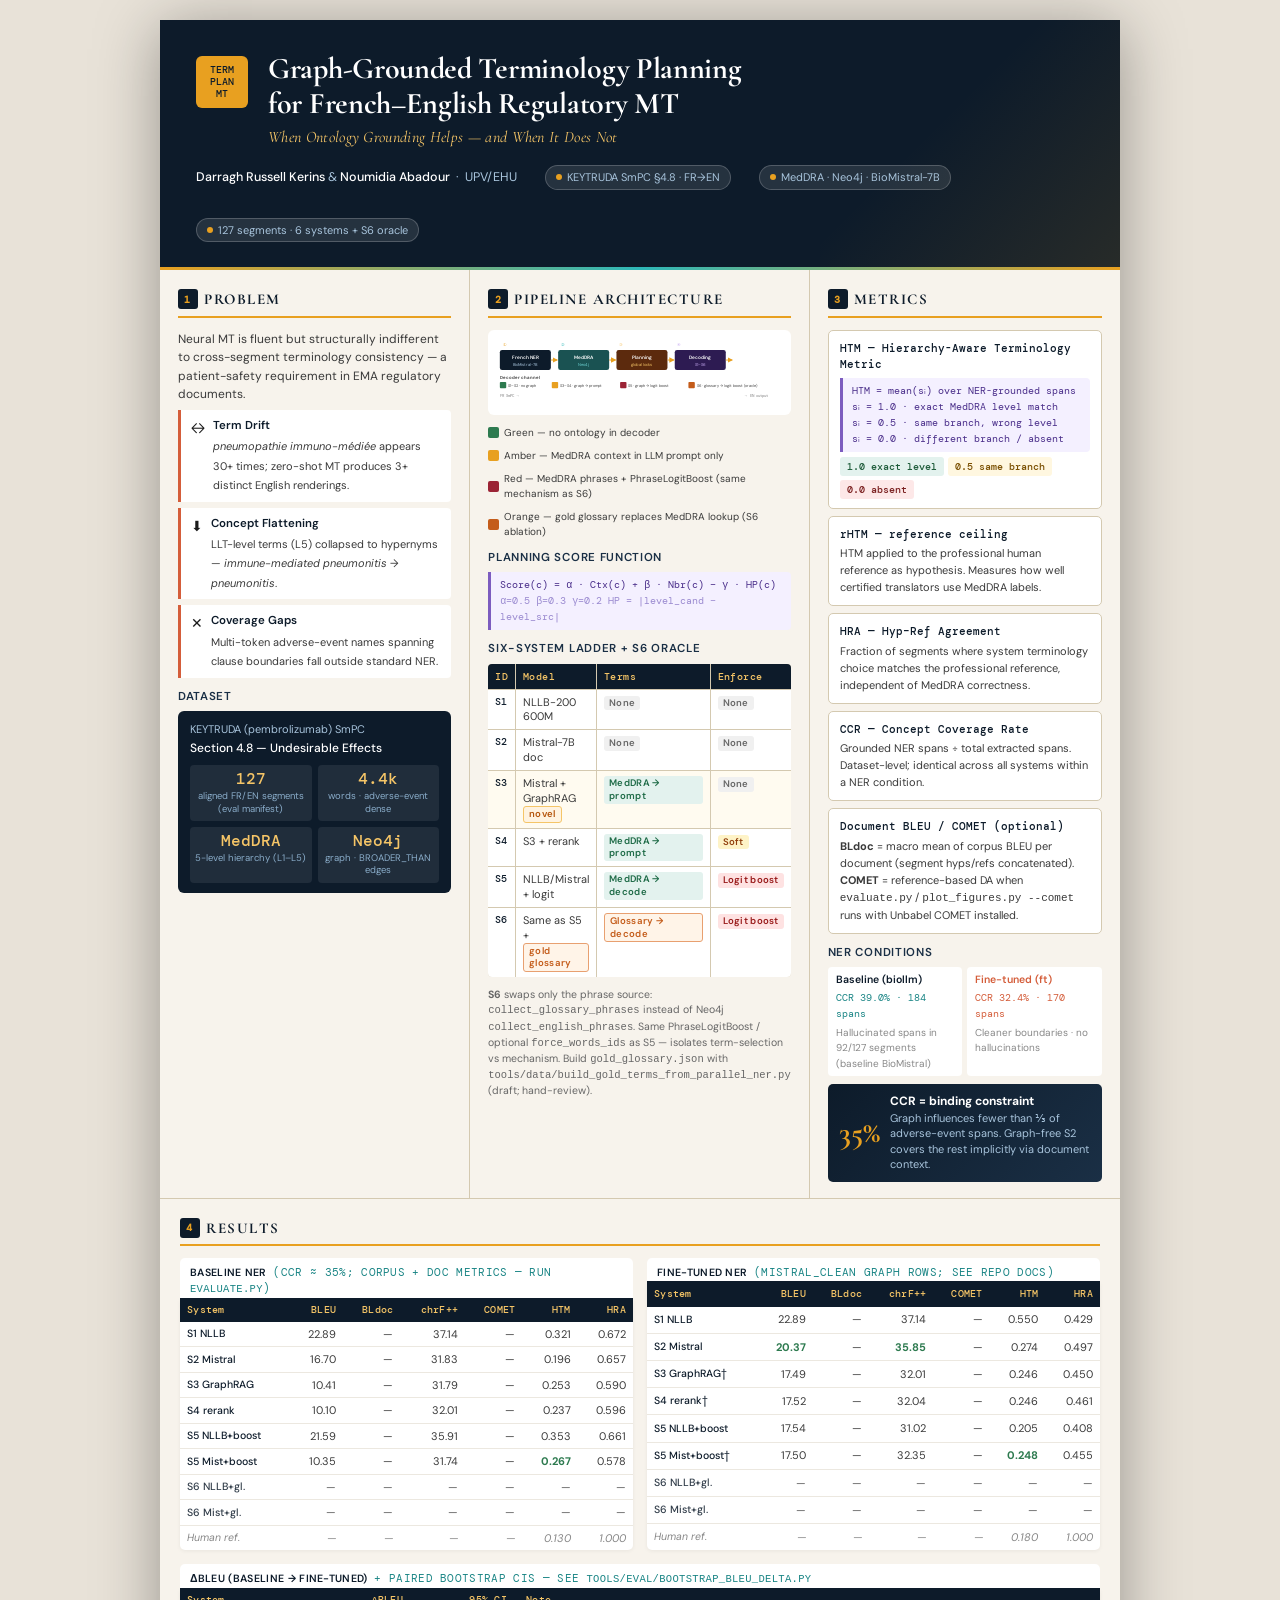
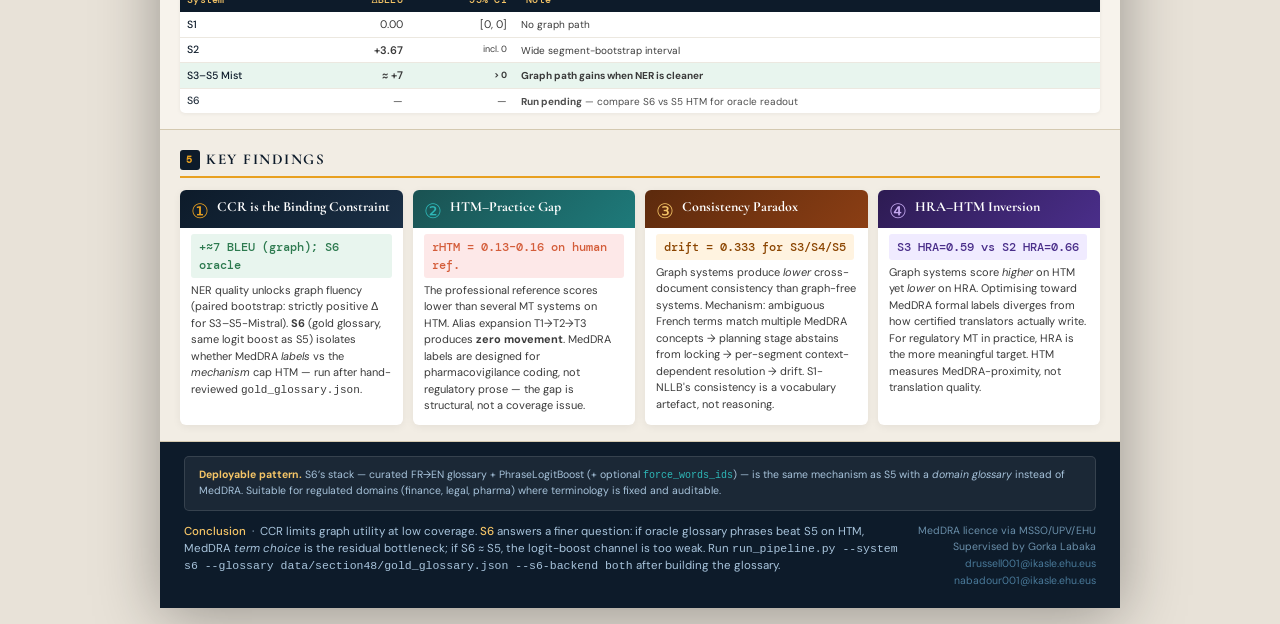
<file: docs/termplanmt_poster.html>
<!DOCTYPE html>
<html lang="en">
<head>
<meta charset="UTF-8">
<meta name="viewport" content="width=device-width, initial-scale=1.0">
<title>TermPlanMT Poster</title>
<link href="https://fonts.googleapis.com/css2?family=Cormorant+Garamond:wght@400;500;600;700&family=DM+Sans:wght@300;400;500;600&family=DM+Mono:wght@400;500&display=swap" rel="stylesheet">
<style>
  :root {
    --navy: #0d1b2a;
    --navy-mid: #1a2f45;
    --navy-light: #253d55;
    --amber: #e8a020;
    --amber-light: #f5c567;
    --amber-pale: #fdf3dc;
    --cream: #f7f3ec;
    --white: #ffffff;
    --teal: #1a8585;
    --teal-light: #2eb8b8;
    --coral: #d45d3a;
    --green: #2d7a4f;
    --orange: #c45c1a;
    --orange-pale: #fff4e8;
    --red-decode: #9b2335;
    --text: #1a1a1a;
    --text-mid: #3a3a3a;
    --border: #d4c9b0;
  }

  * { box-sizing: border-box; margin: 0; padding: 0; }

  body {
    font-family: 'DM Sans', sans-serif;
    background: #e8e2d8;
    color: var(--text);
    font-size: 13px;
    line-height: 1.5;
  }

  .poster {
    width: 960px;
    margin: 20px auto;
    background: var(--cream);
    box-shadow: 0 8px 60px rgba(0,0,0,0.35);
  }

  /* ── HEADER ── */
  .header {
    background: var(--navy);
    padding: 32px 36px 28px;
    position: relative;
    overflow: hidden;
  }

  .header::before {
    content: '';
    position: absolute;
    top: 0; right: 0;
    width: 300px; height: 100%;
    background: linear-gradient(135deg, transparent 40%, rgba(232,160,32,0.12) 100%);
  }

  .header::after {
    content: '';
    position: absolute;
    bottom: 0; left: 0; right: 0;
    height: 3px;
    background: linear-gradient(90deg, var(--amber), var(--teal-light), var(--amber));
  }

  .header-top {
    display: flex;
    align-items: flex-start;
    gap: 20px;
    margin-bottom: 16px;
  }

  .logo-badge {
    flex-shrink: 0;
    width: 52px; height: 52px;
    background: var(--amber);
    border-radius: 6px;
    display: flex;
    align-items: center;
    justify-content: center;
    font-family: 'DM Mono', monospace;
    font-weight: 500;
    font-size: 10px;
    color: var(--navy);
    text-align: center;
    line-height: 1.2;
    letter-spacing: 0.02em;
    margin-top: 4px;
  }

  .title-block { flex: 1; }

  h1 {
    font-family: 'Cormorant Garamond', serif;
    font-size: 30px;
    font-weight: 700;
    color: var(--white);
    letter-spacing: -0.01em;
    line-height: 1.15;
  }

  .subtitle {
    font-family: 'Cormorant Garamond', serif;
    font-size: 16px;
    color: var(--amber-light);
    font-style: italic;
    margin-top: 4px;
    letter-spacing: 0.02em;
  }

  .meta-row {
    display: flex;
    align-items: center;
    gap: 28px;
    flex-wrap: wrap;
  }

  .authors {
    color: #a8c4dc;
    font-size: 12.5px;
    font-weight: 400;
  }

  .authors strong {
    color: var(--white);
    font-weight: 500;
  }

  .pill {
    display: inline-flex;
    align-items: center;
    gap: 5px;
    background: rgba(255,255,255,0.1);
    border: 1px solid rgba(255,255,255,0.2);
    border-radius: 20px;
    padding: 3px 10px;
    font-size: 11px;
    color: #a8c4dc;
  }

  .pill .dot {
    width: 6px; height: 6px;
    border-radius: 50%;
    background: var(--amber);
  }

  /* ── BODY GRID ── */
  .body {
    display: grid;
    grid-template-columns: 1fr 1fr 1fr;
    grid-template-rows: auto auto auto;
    gap: 0;
  }

  .panel {
    padding: 18px 18px 16px;
    border-right: 1px solid var(--border);
    border-bottom: 1px solid var(--border);
  }

  .panel:nth-child(3n) { border-right: none; }
  .panel-full {
    grid-column: 1 / -1;
    padding: 18px 20px 16px;
    border-right: none;
    border-bottom: 1px solid var(--border);
  }

  h2 {
    font-family: 'Cormorant Garamond', serif;
    font-size: 15px;
    font-weight: 700;
    color: var(--navy);
    text-transform: uppercase;
    letter-spacing: 0.1em;
    border-bottom: 2px solid var(--amber);
    padding-bottom: 5px;
    margin-bottom: 12px;
    display: flex;
    align-items: center;
    gap: 6px;
  }

  h2 .num {
    display: inline-flex;
    align-items: center;
    justify-content: center;
    width: 20px; height: 20px;
    background: var(--navy);
    color: var(--amber);
    font-family: 'DM Mono', monospace;
    font-size: 10px;
    border-radius: 3px;
    flex-shrink: 0;
  }

  h3 {
    font-family: 'DM Sans', sans-serif;
    font-size: 11.5px;
    font-weight: 600;
    color: var(--navy-mid);
    text-transform: uppercase;
    letter-spacing: 0.06em;
    margin: 10px 0 6px;
  }

  p {
    color: var(--text-mid);
    font-size: 12px;
    line-height: 1.55;
    margin-bottom: 6px;
  }

  /* ── FAILURE MODES ── */
  .failure-grid {
    display: grid;
    grid-template-columns: 1fr;
    gap: 6px;
    margin-bottom: 10px;
  }

  .failure-item {
    background: var(--white);
    border-left: 3px solid var(--coral);
    border-radius: 0 4px 4px 0;
    padding: 7px 10px;
    display: flex;
    align-items: flex-start;
    gap: 8px;
  }

  .failure-item .icon {
    font-size: 14px;
    flex-shrink: 0;
    margin-top: 1px;
  }

  .failure-item .label {
    font-size: 11.5px;
    font-weight: 600;
    color: var(--navy);
    display: block;
    margin-bottom: 2px;
  }

  .failure-item .desc {
    font-size: 11px;
    color: var(--text-mid);
    line-height: 1.4;
  }

  /* ── DATASET BOX ── */
  .dataset-box {
    background: var(--navy);
    border-radius: 6px;
    padding: 10px 12px;
    color: var(--white);
  }

  .dataset-box .stat-row {
    display: grid;
    grid-template-columns: 1fr 1fr;
    gap: 6px;
    margin-top: 8px;
  }

  .stat-item {
    text-align: center;
    background: rgba(255,255,255,0.08);
    border-radius: 4px;
    padding: 6px 4px;
  }

  .stat-item .val {
    display: block;
    font-family: 'DM Mono', monospace;
    font-size: 16px;
    font-weight: 500;
    color: var(--amber-light);
    line-height: 1;
  }

  .stat-item .lab {
    display: block;
    font-size: 9.5px;
    color: #8aadca;
    margin-top: 3px;
    line-height: 1.3;
  }

  /* ── PIPELINE DIAGRAM ── */
  .pipeline-svg-wrap {
    background: var(--white);
    border-radius: 6px;
    padding: 10px;
    margin-bottom: 10px;
  }

  /* ── SYSTEMS TABLE ── */
  .systems-grid {
    display: grid;
    grid-template-columns: auto 1fr auto auto;
    gap: 1px;
    background: var(--border);
    border-radius: 4px;
    overflow: hidden;
    font-size: 11px;
  }

  .sg-head {
    background: var(--navy);
    color: var(--amber-light);
    padding: 5px 7px;
    font-family: 'DM Mono', monospace;
    font-size: 10px;
    font-weight: 500;
    letter-spacing: 0.04em;
  }

  .sg-cell {
    background: var(--white);
    padding: 5px 7px;
    color: var(--text-mid);
    vertical-align: middle;
    line-height: 1.35;
  }

  .sg-cell.mono {
    font-family: 'DM Mono', monospace;
    font-size: 10px;
    color: var(--navy);
    font-weight: 500;
  }

  .tag {
    display: inline-block;
    padding: 1px 5px;
    border-radius: 3px;
    font-size: 9.5px;
    font-weight: 600;
    letter-spacing: 0.03em;
  }

  .tag-graph { background: #e3f2ee; color: #1e6b47; }
  .tag-none  { background: #f0f0f0; color: #666; }
  .tag-novel { background: #fff3e0; color: #b45309; border: 1px solid #f5c567; }
  .tag-hard  { background: #fee2e2; color: #991b1b; }
  .tag-soft  { background: #fef3c7; color: #92400e; }

  .sg-cell-highlight {
    background: #fffbf0;
  }

  /* ── METRICS BOX ── */
  .metric-def {
    background: var(--white);
    border: 1px solid var(--border);
    border-radius: 5px;
    padding: 9px 11px;
    margin-bottom: 7px;
  }

  .metric-def .name {
    font-family: 'DM Mono', monospace;
    font-size: 11px;
    font-weight: 500;
    color: var(--navy);
    margin-bottom: 3px;
  }

  .metric-formula {
    background: #f4f0ff;
    border-left: 3px solid #7c5cbf;
    border-radius: 0 4px 4px 0;
    padding: 5px 9px;
    font-family: 'DM Mono', monospace;
    font-size: 10px;
    color: #4a2e8a;
    margin: 5px 0;
    line-height: 1.6;
  }

  .score-row {
    display: flex;
    gap: 4px;
    margin-top: 5px;
    flex-wrap: wrap;
  }

  .score-pill {
    display: inline-flex;
    align-items: center;
    gap: 3px;
    border-radius: 3px;
    padding: 2px 7px;
    font-family: 'DM Mono', monospace;
    font-size: 10px;
    font-weight: 500;
  }

  .sp-exact  { background: #e3f2ee; color: #1e5c3a; }
  .sp-branch { background: #fff7e0; color: #7a4f00; }
  .sp-none   { background: #fde8e8; color: #7a1f1f; }

  /* ── RESULTS TABLES ── */
  .results-wrap {
    display: grid;
    grid-template-columns: 1fr 1fr;
    gap: 14px;
  }

  .rtable {
    width: 100%;
    border-collapse: collapse;
    font-size: 11px;
    background: var(--white);
    border-radius: 5px;
    overflow: hidden;
    box-shadow: 0 1px 4px rgba(0,0,0,0.06);
  }

  .rtable caption {
    font-size: 10.5px;
    font-weight: 600;
    color: var(--navy);
    text-align: left;
    padding: 7px 10px 0;
    background: var(--white);
    letter-spacing: 0.03em;
    text-transform: uppercase;
  }

  .rtable caption span {
    font-family: 'DM Mono', monospace;
    font-weight: 400;
    color: var(--teal);
  }

  .rtable th {
    background: var(--navy);
    color: var(--amber-light);
    font-family: 'DM Mono', monospace;
    font-size: 9.5px;
    font-weight: 500;
    padding: 5px 7px;
    text-align: right;
    letter-spacing: 0.03em;
  }

  .rtable th:first-child { text-align: left; }

  .rtable td {
    padding: 4px 7px;
    text-align: right;
    color: var(--text-mid);
    border-bottom: 1px solid #ece8e0;
    font-size: 11px;
  }

  .rtable td:first-child {
    text-align: left;
    font-weight: 500;
    color: var(--navy);
    font-size: 10.5px;
  }

  .rtable tr:last-child td { border-bottom: none; }

  .rtable .best { font-weight: 700; color: var(--green); }
  .rtable .ref-row td { color: #888; font-style: italic; }
  .rtable .ref-row td:first-child { font-weight: 400; }
  .rtable tr:hover td { background: #f8f5ef; }

  .delta-pos { color: var(--green); font-weight: 600; }
  .delta-neg { color: var(--coral); font-weight: 500; }
  .delta-zero { color: #999; }
  .delta-big { background: #e8f5ee; font-weight: 700; }

  /* ── FINDINGS ── */
  .findings-grid {
    display: grid;
    grid-template-columns: 1fr 1fr 1fr 1fr;
    gap: 10px;
  }

  .finding-card {
    background: var(--white);
    border-radius: 6px;
    overflow: hidden;
    box-shadow: 0 2px 8px rgba(0,0,0,0.06);
    display: flex;
    flex-direction: column;
  }

  .finding-card .fc-head {
    padding: 9px 11px 7px;
    display: flex;
    align-items: flex-start;
    gap: 8px;
  }

  .finding-card .fc-num {
    flex-shrink: 0;
    font-family: 'DM Mono', monospace;
    font-size: 20px;
    font-weight: 500;
    line-height: 1;
    margin-top: 2px;
  }

  .finding-card .fc-title {
    font-family: 'Cormorant Garamond', serif;
    font-size: 14px;
    font-weight: 700;
    line-height: 1.2;
    color: var(--navy);
  }

  .finding-card .fc-body {
    padding: 0 11px 11px;
    font-size: 11px;
    color: var(--text-mid);
    line-height: 1.5;
    flex: 1;
  }

  .finding-card .fc-stat {
    margin: 6px 0 4px;
    font-family: 'DM Mono', monospace;
    font-size: 12px;
    font-weight: 500;
    padding: 4px 8px;
    border-radius: 3px;
    display: inline-block;
  }

  /* Color themes per finding */
  .fc-1 .fc-head { background: linear-gradient(135deg, #0d1b2a, #1a2f45); }
  .fc-1 .fc-num  { color: var(--amber); }
  .fc-1 .fc-title { color: var(--white); }
  .fc-1 .fc-stat { background: #e8f5ee; color: var(--green); }

  .fc-2 .fc-head { background: linear-gradient(135deg, #1a5252, #1e7a7a); }
  .fc-2 .fc-num  { color: var(--teal-light); }
  .fc-2 .fc-title { color: var(--white); }
  .fc-2 .fc-stat { background: #fde8e8; color: var(--coral); }

  .fc-3 .fc-head { background: linear-gradient(135deg, #5c2a0d, #8b3e14); }
  .fc-3 .fc-num  { color: #f5c567; }
  .fc-3 .fc-title { color: var(--white); }
  .fc-3 .fc-stat { background: #fff3e0; color: #8b4500; }

  .fc-4 .fc-head { background: linear-gradient(135deg, #2d1b52, #4a2e8a); }
  .fc-4 .fc-num  { color: #c4a8f0; }
  .fc-4 .fc-title { color: var(--white); }
  .fc-4 .fc-stat { background: #f0ebff; color: #4a2e8a; }

  /* ── FOOTER ── */
  .footer {
    background: var(--navy);
    padding: 14px 24px 18px;
    display: flex;
    flex-direction: column;
    gap: 12px;
  }
  .api-strip {
    background: rgba(255,255,255,0.06);
    border: 1px solid rgba(255,255,255,0.12);
    border-radius: 5px;
    padding: 10px 14px;
    font-size: 10.5px;
    color: #a8c4dc;
    line-height: 1.55;
  }
  .api-strip code { color: var(--teal-light); font-size: 10px; }
  .footer-row {
    display: grid;
    grid-template-columns: 1fr auto;
    gap: 20px;
    align-items: start;
  }

  .footer-conclusion {
    color: #a8c4dc;
    font-size: 11.5px;
    line-height: 1.5;
  }

  .footer-conclusion strong {
    color: var(--amber-light);
    font-weight: 500;
  }

  .footer-meta {
    text-align: right;
    color: #6a8faa;
    font-size: 10.5px;
    line-height: 1.6;
  }

  .footer-meta a {
    color: var(--teal-light);
    text-decoration: none;
  }

  /* ── CCR CALLOUT ── */
  .ccr-callout {
    background: linear-gradient(135deg, var(--navy), var(--navy-mid));
    border-radius: 5px;
    padding: 9px 11px;
    margin: 8px 0 0;
    display: flex;
    align-items: center;
    gap: 10px;
  }

  .ccr-callout .big-num {
    font-family: 'Cormorant Garamond', serif;
    font-size: 30px;
    font-weight: 700;
    color: var(--amber);
    line-height: 1;
    flex-shrink: 0;
  }

  .ccr-callout .big-label {
    color: #a8c4dc;
    font-size: 11px;
    line-height: 1.4;
  }

  .ccr-callout .big-label strong {
    display: block;
    color: var(--white);
    font-size: 12px;
    margin-bottom: 1px;
  }

  .ner-compare {
    display: grid;
    grid-template-columns: 1fr 1fr;
    gap: 5px;
    margin-top: 6px;
  }

  .ner-item {
    background: var(--white);
    border-radius: 4px;
    padding: 5px 8px;
    font-size: 10.5px;
  }

  .ner-item .ner-name {
    font-weight: 600;
    color: var(--navy);
    display: block;
    margin-bottom: 2px;
  }

  .ner-item .ner-stat {
    font-family: 'DM Mono', monospace;
    font-size: 10px;
    color: var(--teal);
  }

  .ner-item.ner-b .ner-name { color: var(--coral); }
  .ner-item.ner-b .ner-stat { color: var(--coral); }

  /* Decoder channel legend: green = no graph; amber = graph in prompt; red = graph in decode; orange = glossary in decode */
  .channel-legend {
    display: flex;
    flex-wrap: wrap;
    gap: 8px 14px;
    margin-top: 10px;
    font-size: 10px;
    color: var(--text-mid);
  }
  .ch { display: inline-flex; align-items: center; gap: 5px; }
  .ch i {
    width: 11px; height: 11px; border-radius: 2px;
    display: inline-block; flex-shrink: 0;
  }
  .ch-green i { background: var(--green); }
  .ch-amber i { background: var(--amber); }
  .ch-red i { background: var(--red-decode); }
  .ch-orange i { background: var(--orange); }
  .tag-gloss {
    background: var(--orange-pale);
    color: var(--orange);
    border: 1px solid #e8a070;
  }
</style>
</head>
<body>
<div class="poster">

  <!-- ══ HEADER ══ -->
  <div class="header">
    <div class="header-top">
      <div class="logo-badge">TERM<br>PLAN<br>MT</div>
      <div class="title-block">
        <h1>Graph-Grounded Terminology Planning<br>for French–English Regulatory MT</h1>
        <div class="subtitle">When Ontology Grounding Helps — and When It Does Not</div>
      </div>
    </div>
    <div class="meta-row">
      <div class="authors">
        <strong>Darragh Russell Kerins</strong> &amp; <strong>Noumidia Abadour</strong>
        &nbsp;·&nbsp; UPV/EHU
      </div>
      <div class="pill"><span class="dot"></span> KEYTRUDA SmPC §4.8 · FR→EN</div>
      <div class="pill"><span class="dot"></span> MedDRA · Neo4j · BioMistral-7B</div>
      <div class="pill"><span class="dot"></span> 127 segments · 6 systems + S6 oracle</div>
    </div>
  </div>

  <!-- ══ BODY ══ -->
  <div class="body">

    <!-- COL 1: Problem + Dataset -->
    <div class="panel">
      <h2><span class="num">1</span> Problem</h2>
      <p>Neural MT is fluent but structurally indifferent to cross-segment terminology consistency — a patient-safety requirement in EMA regulatory documents.</p>

      <div class="failure-grid">
        <div class="failure-item">
          <span class="icon">↔</span>
          <div>
            <span class="label">Term Drift</span>
            <span class="desc"><em>pneumopathie immuno-médiée</em> appears 30+ times; zero-shot MT produces 3+ distinct English renderings.</span>
          </div>
        </div>
        <div class="failure-item">
          <span class="icon">⬇</span>
          <div>
            <span class="label">Concept Flattening</span>
            <span class="desc">LLT-level terms (L5) collapsed to hypernyms — <em>immune-mediated pneumonitis</em> → <em>pneumonitis</em>.</span>
          </div>
        </div>
        <div class="failure-item">
          <span class="icon">✕</span>
          <div>
            <span class="label">Coverage Gaps</span>
            <span class="desc">Multi-token adverse-event names spanning clause boundaries fall outside standard NER.</span>
          </div>
        </div>
      </div>

      <h3>Dataset</h3>
      <div class="dataset-box">
        <div style="color:#a8c4dc;font-size:11px;margin-bottom:2px;">KEYTRUDA (pembrolizumab) SmPC</div>
        <div style="color:var(--white);font-size:12px;font-weight:500;">Section 4.8 — Undesirable Effects</div>
        <div class="stat-row">
          <div class="stat-item"><span class="val">127</span><span class="lab">aligned FR/EN segments (eval manifest)</span></div>
          <div class="stat-item"><span class="val">4.4k</span><span class="lab">words · adverse-event dense</span></div>
          <div class="stat-item"><span class="val">MedDRA</span><span class="lab">5-level hierarchy (L1–L5)</span></div>
          <div class="stat-item"><span class="val">Neo4j</span><span class="lab">graph · BROADER_THAN edges</span></div>
        </div>
      </div>
    </div>

    <!-- COL 2: Pipeline + Systems -->
    <div class="panel">
      <h2><span class="num">2</span> Pipeline Architecture</h2>

      <!-- Inline SVG pipeline diagram -->
      <div class="pipeline-svg-wrap">
        <svg viewBox="0 0 620 132" xmlns="http://www.w3.org/2000/svg" style="width:100%;height:auto">
          <defs>
            <marker id="arrow" markerWidth="6" markerHeight="6" refX="5" refY="3" orient="auto">
              <path d="M0,0 L0,6 L6,3 z" fill="#e8a020"/>
            </marker>
          </defs>
          <!-- Stage boxes -->
          <rect x="4" y="22" width="112" height="44" rx="5" fill="#0d1b2a"/>
          <rect x="132" y="22" width="112" height="44" rx="5" fill="#1a5252"/>
          <rect x="260" y="22" width="112" height="44" rx="5" fill="#5c2a0d"/>
          <rect x="388" y="22" width="112" height="44" rx="5" fill="#2d1b52"/>
          <!-- Arrows -->
          <path d="M116 44 L130 44" stroke="#e8a020" stroke-width="2" marker-end="url(#arrow)"/>
          <path d="M244 44 L258 44" stroke="#e8a020" stroke-width="2" marker-end="url(#arrow)"/>
          <path d="M372 44 L386 44" stroke="#e8a020" stroke-width="2" marker-end="url(#arrow)"/>
          <path d="M500 44 L514 44" stroke="#e8a020" stroke-width="2" marker-end="url(#arrow)"/>
          <!-- Stage markers -->
          <text x="10" y="14" font-family="DM Mono" font-size="9" fill="#e8a020">①</text>
          <text x="138" y="14" font-family="DM Mono" font-size="9" fill="#2eb8b8">②</text>
          <text x="266" y="14" font-family="DM Mono" font-size="9" fill="#f5c567">③</text>
          <text x="394" y="14" font-family="DM Mono" font-size="9" fill="#c4a8f0">④</text>
          <text x="60" y="42" font-family="DM Sans" font-size="10.5" font-weight="600" fill="white" text-anchor="middle">French NER</text>
          <text x="60" y="58" font-family="DM Sans" font-size="9" fill="#a8c4dc" text-anchor="middle">BioMistral-7B</text>
          <text x="188" y="42" font-family="DM Sans" font-size="10.5" font-weight="600" fill="white" text-anchor="middle">MedDRA</text>
          <text x="188" y="58" font-family="DM Sans" font-size="9" fill="#6ed4d4" text-anchor="middle">Neo4j</text>
          <text x="316" y="42" font-family="DM Sans" font-size="10.5" font-weight="600" fill="white" text-anchor="middle">Planning</text>
          <text x="316" y="58" font-family="DM Sans" font-size="9" fill="#f5c567" text-anchor="middle">global locks</text>
          <text x="444" y="42" font-family="DM Sans" font-size="10.5" font-weight="600" fill="white" text-anchor="middle">Decoding</text>
          <text x="444" y="58" font-family="DM Sans" font-size="9" fill="#c4a8f0" text-anchor="middle">S1–S6</text>
          <!-- Decoder channel strip -->
          <text x="4" y="86" font-family="DM Sans" font-size="9.5" font-weight="600" fill="#333">Decoder channel</text>
          <rect x="4" y="92" width="14" height="14" rx="2" fill="#2d7a4f"/>
          <text x="22" y="103" font-family="DM Sans" font-size="8.5" fill="#444">S1–S2 · no graph</text>
          <rect x="118" y="92" width="14" height="14" rx="2" fill="#e8a020"/>
          <text x="136" y="103" font-family="DM Sans" font-size="8.5" fill="#444">S3–S4 · graph → prompt</text>
          <rect x="268" y="92" width="14" height="14" rx="2" fill="#9b2335"/>
          <text x="286" y="103" font-family="DM Sans" font-size="8.5" fill="#444">S5 · graph → logit boost</text>
          <rect x="418" y="92" width="14" height="14" rx="2" fill="#c45c1a"/>
          <text x="436" y="103" font-family="DM Sans" font-size="8.5" fill="#444">S6 · glossary → logit boost (oracle)</text>
          <text x="4" y="126" font-family="DM Mono" font-size="8.5" fill="#888">FR SmPC →</text>
          <text x="540" y="126" font-family="DM Mono" font-size="8.5" fill="#888">→ EN output</text>
        </svg>
      </div>
      <div class="channel-legend">
        <span class="ch ch-green"><i></i>Green — no ontology in decoder</span>
        <span class="ch ch-amber"><i></i>Amber — MedDRA context in LLM prompt only</span>
        <span class="ch ch-red"><i></i>Red — MedDRA phrases + PhraseLogitBoost (same mechanism as S6)</span>
        <span class="ch ch-orange"><i></i>Orange — gold glossary replaces MedDRA lookup (S6 ablation)</span>
      </div>

      <h3>Planning Score Function</h3>
      <div class="metric-formula">Score(c) = α · Ctx(c) + β · Nbr(c) − γ · HP(c)<br><span style="color:#9a8ad0">α=0.5  β=0.3  γ=0.2   HP = |level_cand − level_src|</span></div>

      <h3>Six-System Ladder + S6 Oracle</h3>
      <div class="systems-grid">
        <div class="sg-head">ID</div><div class="sg-head">Model</div><div class="sg-head">Terms</div><div class="sg-head">Enforce</div>

        <div class="sg-cell mono">S1</div>
        <div class="sg-cell">NLLB-200 600M</div>
        <div class="sg-cell"><span class="tag tag-none">None</span></div>
        <div class="sg-cell"><span class="tag tag-none">None</span></div>

        <div class="sg-cell mono">S2</div>
        <div class="sg-cell">Mistral-7B doc</div>
        <div class="sg-cell"><span class="tag tag-none">None</span></div>
        <div class="sg-cell"><span class="tag tag-none">None</span></div>

        <div class="sg-cell mono sg-cell-highlight">S3</div>
        <div class="sg-cell sg-cell-highlight">Mistral + GraphRAG <span class="tag tag-novel">novel</span></div>
        <div class="sg-cell sg-cell-highlight"><span class="tag tag-graph">MedDRA → prompt</span></div>
        <div class="sg-cell sg-cell-highlight"><span class="tag tag-none">None</span></div>

        <div class="sg-cell mono">S4</div>
        <div class="sg-cell">S3 + rerank</div>
        <div class="sg-cell"><span class="tag tag-graph">MedDRA → prompt</span></div>
        <div class="sg-cell"><span class="tag tag-soft">Soft</span></div>

        <div class="sg-cell mono">S5</div>
        <div class="sg-cell">NLLB/Mistral + logit</div>
        <div class="sg-cell"><span class="tag tag-graph">MedDRA → decode</span></div>
        <div class="sg-cell"><span class="tag tag-hard">Logit boost</span></div>

        <div class="sg-cell mono">S6</div>
        <div class="sg-cell">Same as S5 + <span class="tag tag-gloss">gold glossary</span></div>
        <div class="sg-cell"><span class="tag tag-gloss">Glossary → decode</span></div>
        <div class="sg-cell"><span class="tag tag-hard">Logit boost</span></div>
      </div>
      <p style="font-size:10.5px;color:#666;margin-top:10px;line-height:1.45"><strong>S6</strong> swaps only the phrase source: <code>collect_glossary_phrases</code> instead of Neo4j <code>collect_english_phrases</code>. Same PhraseLogitBoost / optional <code>force_words_ids</code> as S5 — isolates term-selection vs mechanism. Build <code>gold_glossary.json</code> with <code>tools/data/build_gold_terms_from_parallel_ner.py</code> (draft; hand-review).</p>
    </div>

    <!-- COL 3: Metrics + NER -->
    <div class="panel">
      <h2><span class="num">3</span> Metrics</h2>

      <div class="metric-def">
        <div class="name">HTM — Hierarchy-Aware Terminology Metric</div>
        <div class="metric-formula">HTM = mean(sᵢ) over NER-grounded spans<br>sᵢ = 1.0 · exact MedDRA level match<br>sᵢ = 0.5 · same branch, wrong level<br>sᵢ = 0.0 · different branch / absent</div>
        <div class="score-row">
          <span class="score-pill sp-exact">1.0 exact level</span>
          <span class="score-pill sp-branch">0.5 same branch</span>
          <span class="score-pill sp-none">0.0 absent</span>
        </div>
      </div>

      <div class="metric-def" style="margin-bottom:7px">
        <div class="name">rHTM — reference ceiling</div>
        <p style="font-size:11px;margin:3px 0 0;">HTM applied to the professional human reference as hypothesis. Measures how well certified translators use MedDRA labels.</p>
      </div>

      <div class="metric-def" style="margin-bottom:7px">
        <div class="name">HRA — Hyp–Ref Agreement</div>
        <p style="font-size:11px;margin:3px 0 0;">Fraction of segments where system terminology choice matches the professional reference, independent of MedDRA correctness.</p>
      </div>

      <div class="metric-def">
        <div class="name">CCR — Concept Coverage Rate</div>
        <p style="font-size:11px;margin:3px 0 0;">Grounded NER spans ÷ total extracted spans. Dataset-level; identical across all systems within a NER condition.</p>
      </div>

      <div class="metric-def" style="margin-bottom:7px">
        <div class="name">Document BLEU / COMET (optional)</div>
        <p style="font-size:11px;margin:3px 0 0;"><strong>BLdoc</strong> = macro mean of corpus BLEU per document (segment hyps/refs concatenated). <strong>COMET</strong> = reference-based DA when <code>evaluate.py</code> / <code>plot_figures.py --comet</code> runs with Unbabel COMET installed.</p>
      </div>

      <h3>NER Conditions</h3>
      <div class="ner-compare">
        <div class="ner-item">
          <span class="ner-name">Baseline (biollm)</span>
          <span class="ner-stat">CCR 39.0% · 184 spans</span>
          <p style="font-size:10px;color:#888;margin-top:3px;margin-bottom:0">Hallucinated spans in 92/127 segments (baseline BioMistral)</p>
        </div>
        <div class="ner-item ner-b">
          <span class="ner-name">Fine-tuned (ft)</span>
          <span class="ner-stat">CCR 32.4% · 170 spans</span>
          <p style="font-size:10px;color:#888;margin-top:3px;margin-bottom:0">Cleaner boundaries · no hallucinations</p>
        </div>
      </div>
      <div class="ccr-callout">
        <div class="big-num">35%</div>
        <div class="big-label"><strong>CCR = binding constraint</strong>Graph influences fewer than ⅓ of adverse-event spans. Graph-free S2 covers the rest implicitly via document context.</div>
      </div>
    </div>

    <!-- ROW 2: Results tables spanning all 3 cols -->
    <div class="panel-full">
      <h2><span class="num">4</span> Results</h2>
      <div class="results-wrap">

        <!-- Table 1: Low-CCR -->
        <table class="rtable">
          <caption>Baseline NER &nbsp;<span>(CCR ≈ 35%; corpus + doc metrics — run <code>evaluate.py</code>)</span></caption>
          <tr>
            <th>System</th><th>BLEU</th><th>BLdoc</th><th>chrF++</th><th>COMET</th><th>HTM</th><th>HRA</th>
          </tr>
          <tr><td>S1 NLLB</td><td>22.89</td><td>—</td><td>37.14</td><td>—</td><td>0.321</td><td>0.672</td></tr>
          <tr><td>S2 Mistral</td><td>16.70</td><td>—</td><td>31.83</td><td>—</td><td>0.196</td><td>0.657</td></tr>
          <tr><td>S3 GraphRAG</td><td>10.41</td><td>—</td><td>31.79</td><td>—</td><td>0.253</td><td>0.590</td></tr>
          <tr><td>S4 rerank</td><td>10.10</td><td>—</td><td>32.01</td><td>—</td><td>0.237</td><td>0.596</td></tr>
          <tr><td>S5 NLLB+boost</td><td>21.59</td><td>—</td><td>35.91</td><td>—</td><td>0.353</td><td>0.661</td></tr>
          <tr><td>S5 Mist+boost</td><td>10.35</td><td>—</td><td>31.74</td><td>—</td><td class="best">0.267</td><td>0.578</td></tr>
          <tr style="opacity:0.85"><td>S6 NLLB+gl.</td><td>—</td><td>—</td><td>—</td><td>—</td><td>—</td><td>—</td></tr>
          <tr style="opacity:0.85"><td>S6 Mist+gl.</td><td>—</td><td>—</td><td>—</td><td>—</td><td>—</td><td>—</td></tr>
          <tr class="ref-row"><td>Human ref.</td><td>—</td><td>—</td><td>—</td><td>—</td><td>0.130</td><td>1.000</td></tr>
        </table>

        <!-- Table 2: Fine-tuned -->
        <table class="rtable">
          <caption>Fine-tuned NER &nbsp;<span>(mistral_clean graph rows; see repo docs)</span></caption>
          <tr>
            <th>System</th><th>BLEU</th><th>BLdoc</th><th>chrF++</th><th>COMET</th><th>HTM</th><th>HRA</th>
          </tr>
          <tr><td>S1 NLLB</td><td>22.89</td><td>—</td><td>37.14</td><td>—</td><td>0.550</td><td>0.429</td></tr>
          <tr><td>S2 Mistral</td><td class="best">20.37</td><td>—</td><td class="best">35.85</td><td>—</td><td>0.274</td><td>0.497</td></tr>
          <tr><td>S3 GraphRAG†</td><td>17.49</td><td>—</td><td>32.01</td><td>—</td><td>0.246</td><td>0.450</td></tr>
          <tr><td>S4 rerank†</td><td>17.52</td><td>—</td><td>32.04</td><td>—</td><td>0.246</td><td>0.461</td></tr>
          <tr><td>S5 NLLB+boost</td><td>17.54</td><td>—</td><td>31.02</td><td>—</td><td>0.205</td><td>0.408</td></tr>
          <tr><td>S5 Mist+boost†</td><td>17.50</td><td>—</td><td>32.35</td><td>—</td><td class="best">0.248</td><td>0.455</td></tr>
          <tr style="opacity:0.85"><td>S6 NLLB+gl.</td><td>—</td><td>—</td><td>—</td><td>—</td><td>—</td><td>—</td></tr>
          <tr style="opacity:0.85"><td>S6 Mist+gl.</td><td>—</td><td>—</td><td>—</td><td>—</td><td>—</td><td>—</td></tr>
          <tr class="ref-row"><td>Human ref.</td><td>—</td><td>—</td><td>—</td><td>—</td><td>0.180</td><td>1.000</td></tr>
        </table>

        <!-- Table 3: Delta -->
        <table class="rtable" style="grid-column:1/-1">
          <caption>ΔBLEU (baseline → fine-tuned) &nbsp;<span>+ paired bootstrap CIs — see <code>tools/eval/bootstrap_bleu_delta.py</code></span></caption>
          <tr>
            <th>System</th>
            <th>ΔBLEU</th>
            <th>95% CI</th>
            <th style="text-align:left;padding-left:12px">Note</th>
          </tr>
          <tr><td>S1</td><td class="delta-zero">0.00</td><td>[0, 0]</td><td style="text-align:left;font-size:10px">No graph path</td></tr>
          <tr><td>S2</td><td class="delta-pos">+3.67</td><td style="font-size:9px">incl. 0</td><td style="text-align:left;font-size:10px">Wide segment-bootstrap interval</td></tr>
          <tr class="delta-big"><td>S3–S5 Mist</td><td class="delta-pos">≈ +7</td><td style="font-size:9px">&gt; 0</td><td style="text-align:left;font-size:10px">Graph path gains when NER is cleaner</td></tr>
          <tr style="opacity:0.9"><td>S6</td><td class="delta-zero">—</td><td>—</td><td style="text-align:left;font-size:10px"><strong>Run pending</strong> — compare S6 vs S5 HTM for oracle readout</td></tr>
        </table>

      </div>
    </div>

    <!-- ROW 3: Key Findings -->
    <div class="panel-full" style="background:#f2ede4">
      <h2><span class="num">5</span> Key Findings</h2>
      <div class="findings-grid">

        <div class="finding-card fc-1">
          <div class="fc-head">
            <div class="fc-num">①</div>
            <div class="fc-title">CCR is the Binding Constraint</div>
          </div>
          <div class="fc-body">
            <div class="fc-stat">+≈7 BLEU (graph); S6 oracle</div>
            NER quality unlocks graph fluency (paired bootstrap: strictly positive Δ for S3–S5-Mistral). <strong>S6</strong> (gold glossary, same logit boost as S5) isolates whether MedDRA <em>labels</em> vs the <em>mechanism</em> cap HTM — run after hand-reviewed <code>gold_glossary.json</code>.
          </div>
        </div>

        <div class="finding-card fc-2">
          <div class="fc-head">
            <div class="fc-num">②</div>
            <div class="fc-title">HTM–Practice Gap</div>
          </div>
          <div class="fc-body">
            <div class="fc-stat">rHTM = 0.13–0.16 on human ref.</div>
            The professional reference scores lower than several MT systems on HTM. Alias expansion T1→T2→T3 produces <strong>zero movement</strong>. MedDRA labels are designed for pharmacovigilance coding, not regulatory prose — the gap is structural, not a coverage issue.
          </div>
        </div>

        <div class="finding-card fc-3">
          <div class="fc-head">
            <div class="fc-num">③</div>
            <div class="fc-title">Consistency Paradox</div>
          </div>
          <div class="fc-body">
            <div class="fc-stat">drift = 0.333 for S3/S4/S5</div>
            Graph systems produce <em>lower</em> cross-document consistency than graph-free systems. Mechanism: ambiguous French terms match multiple MedDRA concepts → planning stage abstains from locking → per-segment context-dependent resolution → drift. S1-NLLB's consistency is a vocabulary artefact, not reasoning.
          </div>
        </div>

        <div class="finding-card fc-4">
          <div class="fc-head">
            <div class="fc-num">④</div>
            <div class="fc-title">HRA–HTM Inversion</div>
          </div>
          <div class="fc-body">
            <div class="fc-stat">S3 HRA=0.59 vs S2 HRA=0.66</div>
            Graph systems score <em>higher</em> on HTM yet <em>lower</em> on HRA. Optimising toward MedDRA formal labels diverges from how certified translators actually write. For regulatory MT in practice, HRA is the more meaningful target. HTM measures MedDRA-proximity, not translation quality.
          </div>
        </div>

      </div>
    </div>

  </div><!-- end body grid -->

  <!-- ══ FOOTER ══ -->
  <div class="footer">
    <div class="api-strip">
      <strong style="color:var(--amber-light)">Deployable pattern.</strong>
      S6’s stack — curated FR→EN glossary + PhraseLogitBoost (+ optional <code>force_words_ids</code>) — is the same mechanism as S5 with a <em>domain glossary</em> instead of MedDRA. Suitable for regulated domains (finance, legal, pharma) where terminology is fixed and auditable.
    </div>
    <div class="footer-row">
    <div class="footer-conclusion">
      <strong>Conclusion</strong> &nbsp;·&nbsp;
      CCR limits graph utility at low coverage. <strong>S6</strong> answers a finer question: if oracle glossary phrases beat S5 on HTM, MedDRA <em>term choice</em> is the residual bottleneck; if S6 ≈ S5, the logit-boost channel is too weak. Run <code>run_pipeline.py --system s6 --glossary data/section48/gold_glossary.json --s6-backend both</code> after building the glossary.
    </div>
    <div class="footer-meta">
      MedDRA licence via MSSO/UPV/EHU<br>
      Supervised by Gorka Labaka<br>
      <span style="color:#4a7a9a">drussell001@ikasle.ehu.eus</span><br>
      <span style="color:#4a7a9a">nabadour001@ikasle.ehu.eus</span>
    </div>
    </div>
  </div>

</div>
</body>
</html>
</file>
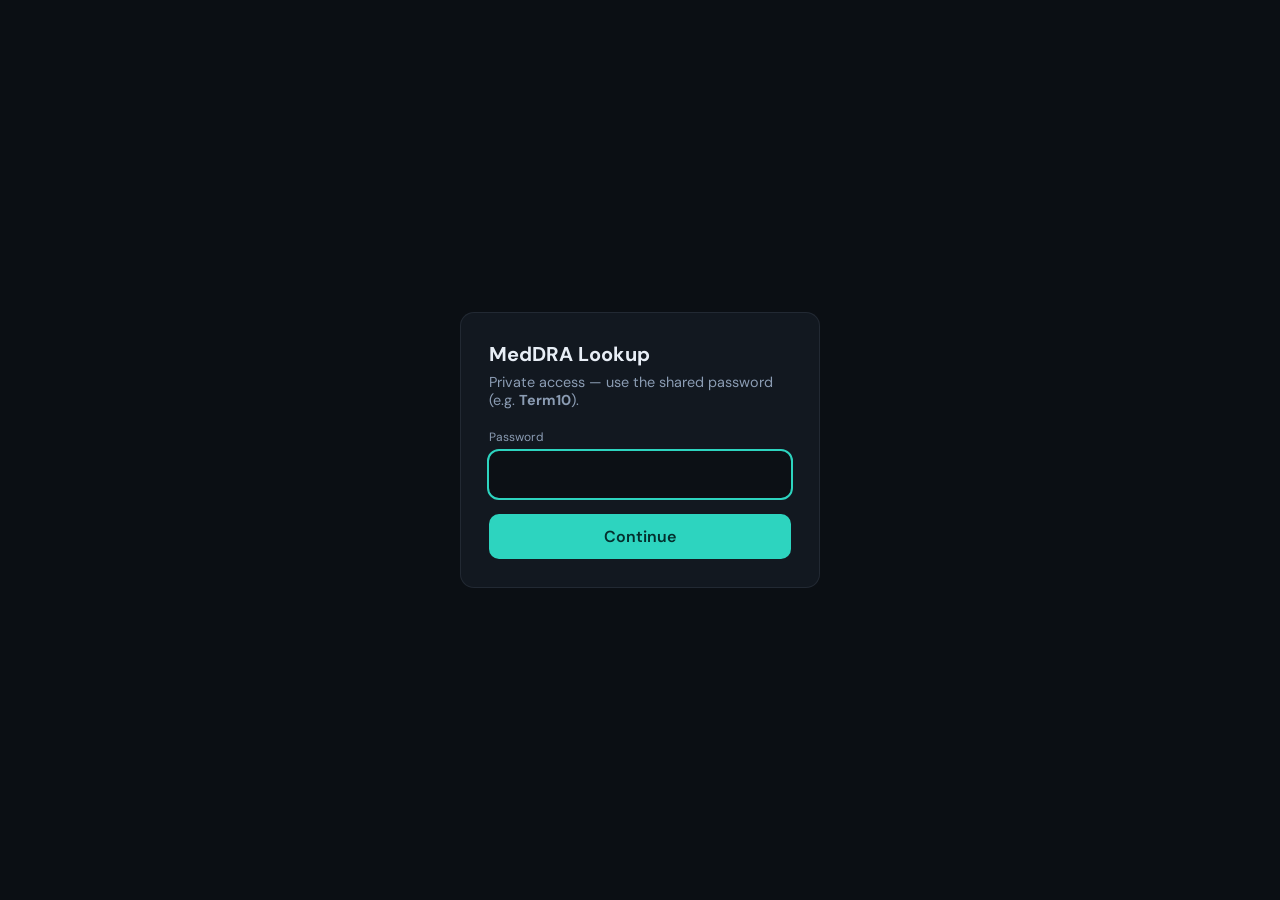
<file: webapp/static/login.html>
<!DOCTYPE html>
<html lang="en-GB">
<head>
  <meta charset="utf-8" />
  <meta name="viewport" content="width=device-width, initial-scale=1" />
  <title>MedDRA Lookup — Sign in</title>
  <meta name="robots" content="noindex, nofollow, noarchive" />
  <link rel="preconnect" href="https://fonts.googleapis.com" />
  <link href="https://fonts.googleapis.com/css2?family=DM+Sans:wght@400;600&display=swap" rel="stylesheet" />
  <style>
    :root {
      --bg: #0b0f14;
      --card: #121820;
      --border: rgba(148, 163, 184, 0.12);
      --text: #e8eef6;
      --muted: #8b9cb3;
      --accent: #2dd4bf;
    }
    * { box-sizing: border-box; }
    body {
      margin: 0;
      min-height: 100vh;
      display: grid;
      place-items: center;
      font-family: "DM Sans", system-ui, sans-serif;
      background: var(--bg);
      color: var(--text);
      padding: 1.25rem;
    }
    .card {
      width: 100%;
      max-width: 360px;
      padding: 1.75rem;
      background: var(--card);
      border: 1px solid var(--border);
      border-radius: 14px;
    }
    h1 { margin: 0 0 0.35rem; font-size: 1.25rem; }
    p { margin: 0 0 1.25rem; color: var(--muted); font-size: 0.9rem; }
    label { display: block; font-size: 0.75rem; color: var(--muted); margin-bottom: 0.35rem; }
    input {
      width: 100%;
      padding: 0.75rem 0.9rem;
      font: inherit;
      font-size: 1rem;
      border-radius: 10px;
      border: 1px solid var(--border);
      background: rgba(0, 0, 0, 0.35);
      color: var(--text);
      margin-bottom: 1rem;
    }
    input:focus { outline: 2px solid var(--accent); border-color: transparent; }
    button {
      width: 100%;
      padding: 0.75rem;
      font: inherit;
      font-weight: 600;
      border: none;
      border-radius: 10px;
      background: var(--accent);
      color: #042f2e;
      cursor: pointer;
    }
    .err {
      margin-bottom: 1rem;
      padding: 0.6rem 0.75rem;
      border-radius: 8px;
      background: rgba(248, 113, 113, 0.12);
      border: 1px solid rgba(248, 113, 113, 0.35);
      color: #fecaca;
      font-size: 0.85rem;
    }
  </style>
</head>
<body>
  <div class="card">
    <h1>MedDRA Lookup</h1>
    <p>Private access — use the shared password (e.g. <strong>Term10</strong>).</p>
    <!--ERROR-->
    <form method="post" action="/login">
      <input type="hidden" name="next" value="__NEXT__" />
      <label for="password">Password</label>
      <input id="password" name="password" type="password" minlength="5" autocomplete="current-password" autofocus required />
      <button type="submit">Continue</button>
    </form>
  </div>
</body>
</html>
</file>
